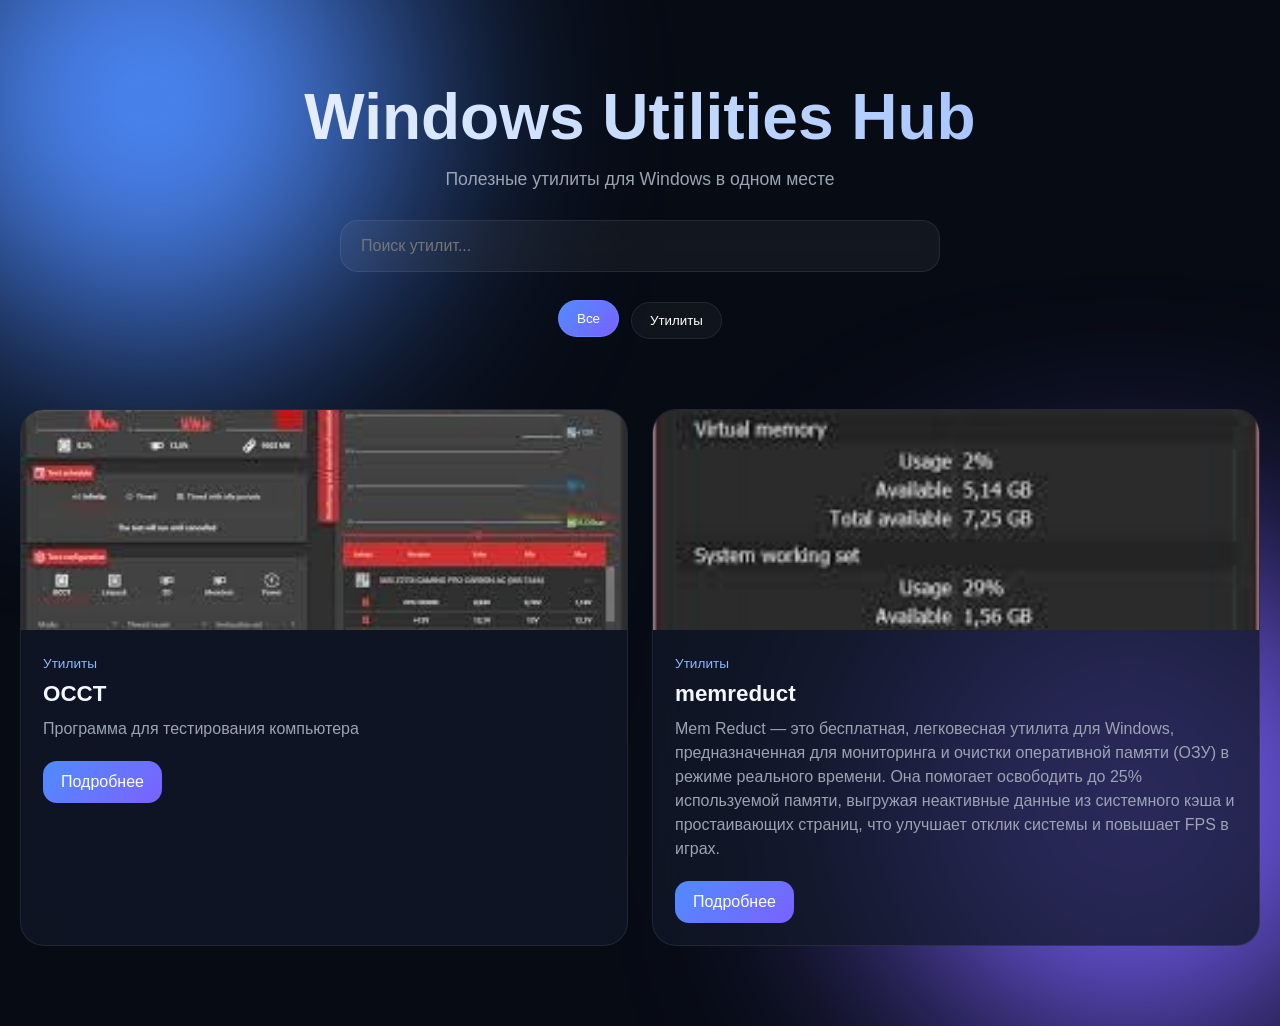
<file: index.html>
<!DOCTYPE html>
<html lang="ru">
<head>
  <meta charset="UTF-8" />
  <meta name="viewport" content="width=device-width, initial-scale=1.0"/>
  <title>Windows Utilities Hub</title>

  <link rel="stylesheet" href="./style.css" />
</head>
<body>

  <div class="background-glow glow-1"></div>
  <div class="background-glow glow-2"></div>

  <header class="hero">
    <h1>Windows Utilities Hub</h1>
    <p>Полезные утилиты для Windows в одном месте</p>

    <div class="search-container">
      <input
        type="text"
        id="searchInput"
        placeholder="Поиск утилит..."
      />
    </div>

    <div id="filters" class="filters"></div>
  </header>

  <main>
    <div id="appsGrid" class="apps-grid"></div>
  </main>

  <script src="./app.js"></script>
</body>
</html>
</file>
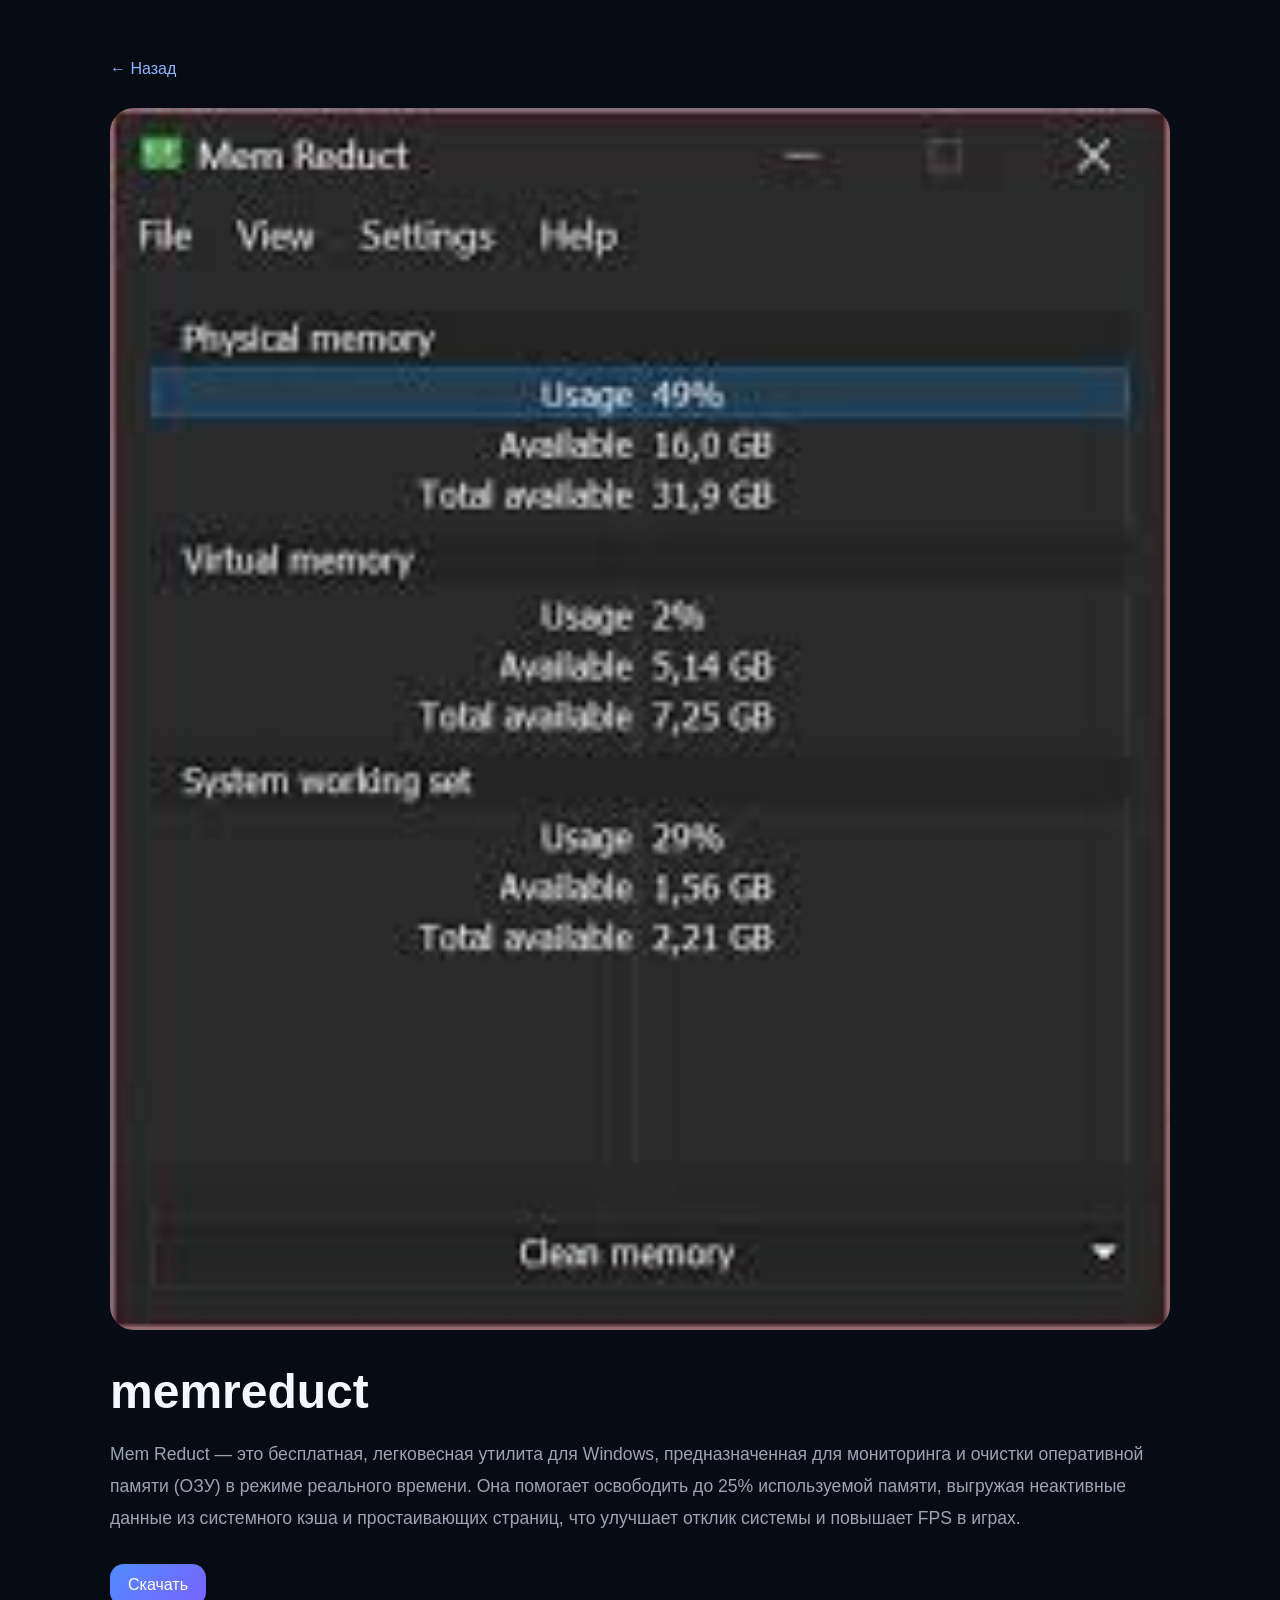
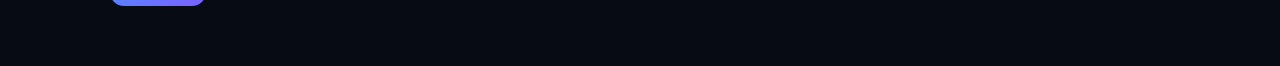
<file: apps/memreduct.html>
<!DOCTYPE html>
<html lang="ru">
<head>
  <meta charset="UTF-8" />
  <meta name="viewport" content="width=device-width, initial-scale=1.0"/>

  <title>memreduct</title>

  <link rel="stylesheet" href="../style.css" />
</head>
<body>

  <main style="max-width:1100px;margin:auto;padding:60px 20px;">

    <a href="../index.html"
       style="display:inline-block;margin-bottom:30px;color:#8fb7ff;text-decoration:none;">
      ← Назад
    </a>

    <img
      src="../assets/images/Z.jpg"
      style="width:100%;border-radius:24px;margin-bottom:30px;"
    >

    <h1 style="font-size:3rem;margin-bottom:20px;">
      memreduct
    </h1>

    <p style="color:#9aa4b2;font-size:1.1rem;line-height:1.8;margin-bottom:30px;">
      Mem Reduct — это бесплатная, легковесная утилита для Windows, предназначенная для мониторинга и очистки оперативной памяти (ОЗУ) в режиме реального времени. Она помогает освободить до 25% используемой памяти, выгружая неактивные данные из системного кэша и простаивающих страниц, что улучшает отклик системы и повышает FPS в играх.
    </p>

    <a
      href="https://github.com/henrypp/memreduct/releases/download/v.3.5.2/memreduct-3.5.2-setup.exe"
      target="_blank"
      class="card-link"
    >
      Скачать
    </a>

  </main>

</body>
</html>
</file>
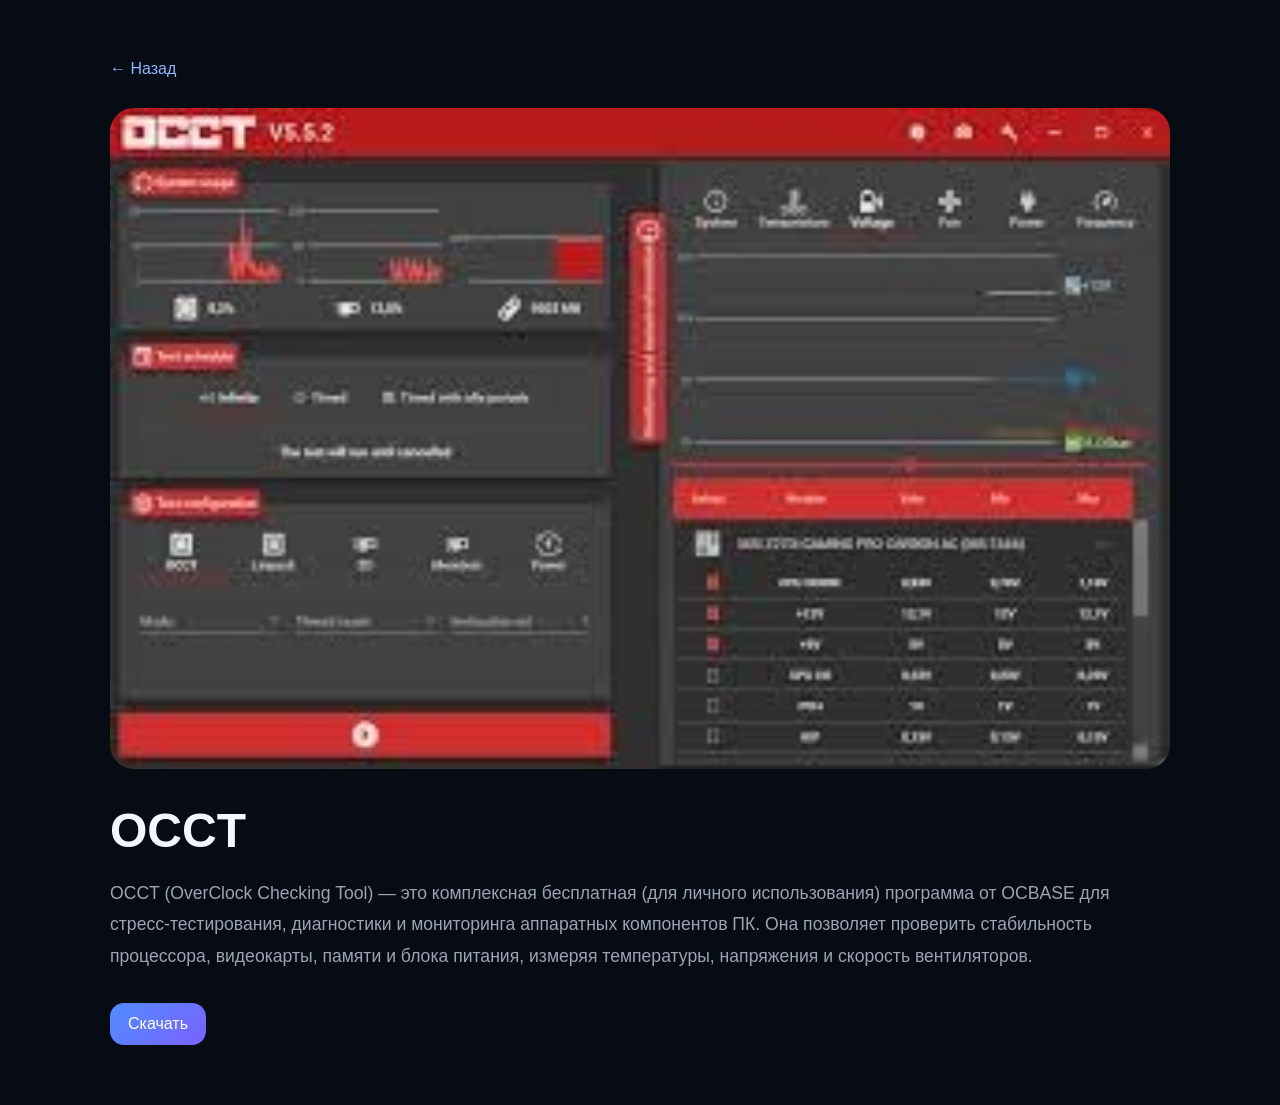
<file: apps/OCCT.html>
<!DOCTYPE html>
<html lang="ru">
<head>
  <meta charset="UTF-8" />
  <meta name="viewport" content="width=device-width, initial-scale=1.0"/>

  <title>OCCT</title>

  <link rel="stylesheet" href="../style.css" />
</head>
<body>

  <main style="max-width:1100px;margin:auto;padding:60px 20px;">

    <a href="../index.html"
       style="display:inline-block;margin-bottom:30px;color:#8fb7ff;text-decoration:none;">
      ← Назад
    </a>

    <img
      src="../assets/images/1a4 77ExheAAAAAElFTkSuQmCC.jpg"
      style="width:100%;border-radius:24px;margin-bottom:30px;"
    >

    <h1 style="font-size:3rem;margin-bottom:20px;">
      OCCT
    </h1>

    <p style="color:#9aa4b2;font-size:1.1rem;line-height:1.8;margin-bottom:30px;">
      OCCT (OverClock Checking Tool) — это комплексная бесплатная (для личного использования) программа от OCBASE для стресс-тестирования, диагностики и мониторинга аппаратных компонентов ПК. Она позволяет проверить стабильность процессора, видеокарты, памяти и блока питания, измеряя температуры, напряжения и скорость вентиляторов.
    </p>

    <a
      href="https://www.ocbase.com/download/edition:Personal/os:Windows"
      target="_blank"
      class="card-link"
    >
      Скачать
    </a>

  </main>

</body>
</html>
</file>
<file: style.css>
* {
  margin: 0;
  padding: 0;
  box-sizing: border-box;
}

:root {
  --bg: #070b14;
  --card: rgba(18, 25, 40, 0.75);
  --border: rgba(255,255,255,0.08);
  --text: #f5f7ff;
  --muted: #9aa4b2;
  --accent: #4f8cff;
  --accent2: #7b61ff;
}

body {
  font-family: Inter, sans-serif;
  background: var(--bg);
  color: var(--text);
  min-height: 100vh;
  overflow-x: hidden;
  position: relative;
}

.background-glow {
  position: fixed;
  width: 500px;
  height: 500px;
  border-radius: 50%;
  filter: blur(120px);
  z-index: -1;
}

.glow-1 {
  background: #4f8cff;
  top: -150px;
  left: -100px;
}

.glow-2 {
  background: #7b61ff;
  bottom: -150px;
  right: -100px;
}

.hero {
  text-align: center;
  padding: 80px 20px 40px;
}

.hero h1 {
  font-size: 4rem;
  margin-bottom: 15px;
  background: linear-gradient(90deg, #fff, #8fb7ff);
  -webkit-background-clip: text;
  -webkit-text-fill-color: transparent;
}

.hero p {
  color: var(--muted);
  font-size: 1.1rem;
  margin-bottom: 30px;
}

.search-container {
  max-width: 600px;
  margin: auto;
}

#searchInput {
  width: 100%;
  padding: 16px 20px;
  border-radius: 18px;
  border: 1px solid var(--border);
  background: rgba(255,255,255,0.05);
  color: white;
  font-size: 1rem;
  outline: none;
  backdrop-filter: blur(12px);
}

.filters {
  display: flex;
  justify-content: center;
  gap: 12px;
  flex-wrap: wrap;
  margin-top: 30px;
}

.filter-btn {
  padding: 10px 18px;
  border-radius: 999px;
  border: 1px solid var(--border);
  background: rgba(255,255,255,0.04);
  color: white;
  cursor: pointer;
  transition: 0.25s ease;
}

.filter-btn:hover,
.filter-btn.active {
  background: linear-gradient(135deg, var(--accent), var(--accent2));
  transform: translateY(-2px);
}

main {
  padding: 30px 20px 80px;
}

.apps-grid {
  max-width: 1400px;
  margin: auto;
  display: grid;
  grid-template-columns: repeat(auto-fit, minmax(320px, 1fr));
  gap: 24px;
}

.card {
  background: var(--card);
  border: 1px solid var(--border);
  border-radius: 24px;
  overflow: hidden;
  backdrop-filter: blur(18px);
  transition: 0.3s ease;
  position: relative;
}

.card:hover {
  transform: translateY(-6px);
  border-color: rgba(255,255,255,0.15);
  box-shadow:
    0 20px 40px rgba(0,0,0,0.4),
    0 0 25px rgba(79,140,255,0.25);
}

.card img {
  width: 100%;
  height: 220px;
  object-fit: cover;
}

.card-content {
  padding: 22px;
}

.card-category {
  color: #8fb7ff;
  font-size: 0.85rem;
  margin-bottom: 10px;
}

.card-title {
  font-size: 1.4rem;
  margin-bottom: 10px;
}

.card-description {
  color: var(--muted);
  line-height: 1.5;
  margin-bottom: 20px;
}

.card-link {
  display: inline-block;
  text-decoration: none;
  padding: 12px 18px;
  border-radius: 14px;
  background: linear-gradient(135deg, var(--accent), var(--accent2));
  color: white;
  transition: 0.2s ease;
}

.card-link:hover {
  transform: scale(1.04);
}

@media (max-width: 768px) {
  .hero h1 {
    font-size: 2.6rem;
  }
}
</file>
